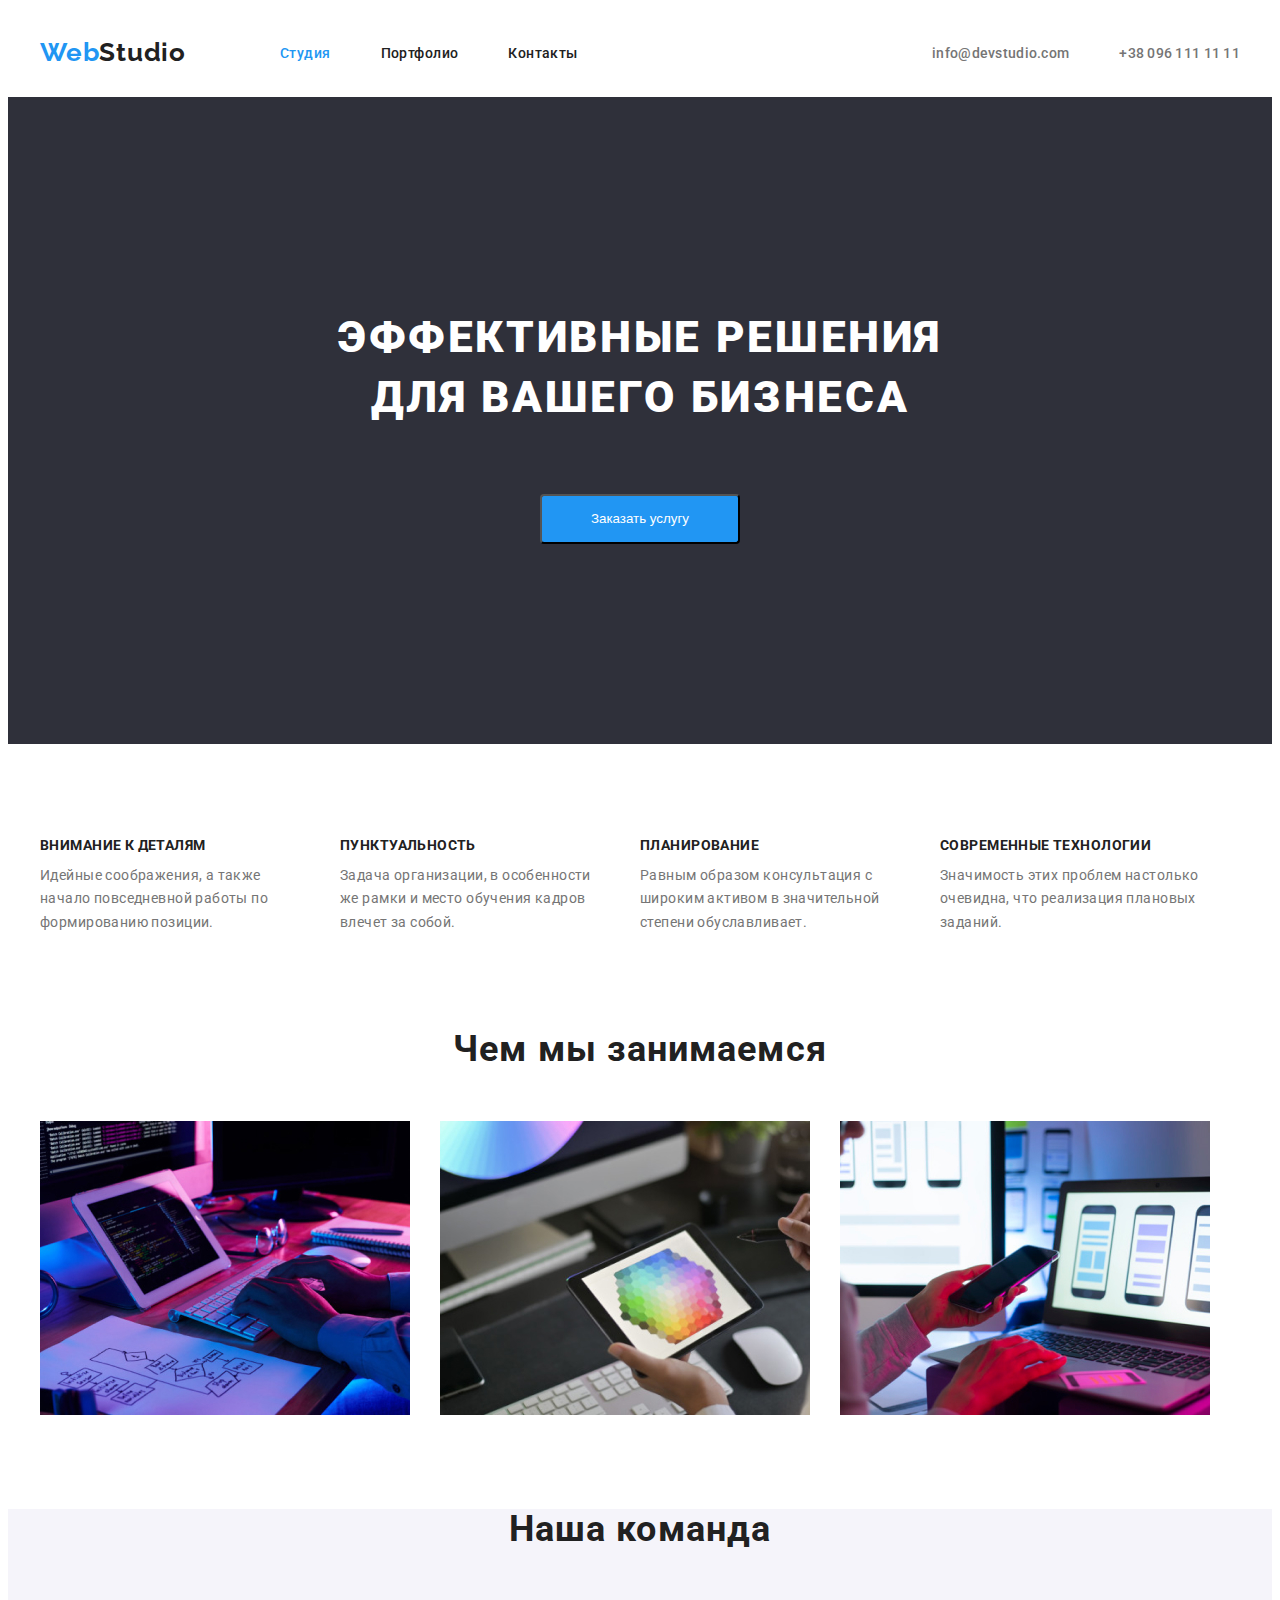
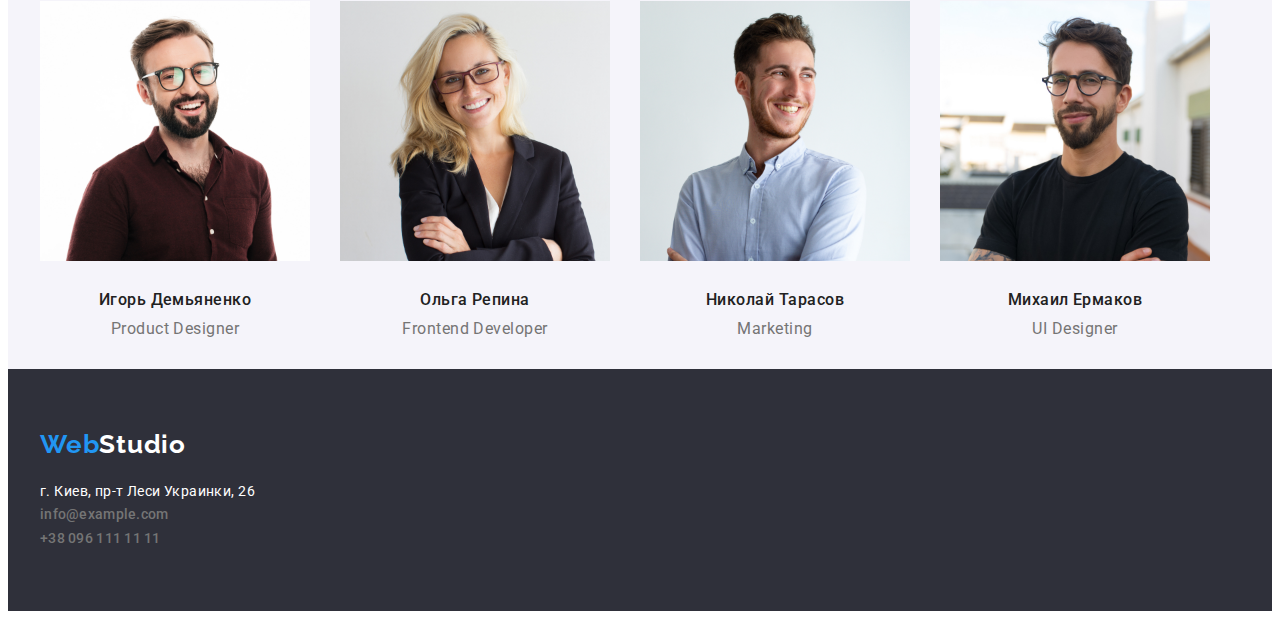
<file: index.html>
<!DOCTYPE html>
<html lang="ru">
  <head>
    <meta charset="UTF-8" />
    <meta http-equiv="X-UA-Compatible" content="IE=edge" />
    <meta name="viewport" content="width=device-width, initial-scale=1.0" />
    <title>Document</title>
    <link
      href="https://fonts.googleapis.com/css2?family=Raleway:wght@700&family=Roboto:wght@400;500;700;900&display=swap"
      rel="stylesheet"
    />
    <link
      rel="stylesheet"
      href="https://cdnjs.cloudflare.com/ajax/libs/modern-normalize/1.1.0/modern-normalize.min.css"
      integrity="sha512-wpPYUAdjBVSE4KJnH1VR1HeZfpl1ub8YT/NKx4PuQ5NmX2tKuGu6U/JRp5y+Y8XG2tV+wKQpNHVUX03MfMFn9Q=="
      crossorigin="anonymous"
      referrerpolicy="no-referrer"
    />
    <link rel="stylesheet" href="./css/styles.css" />
  </head>
  <body>
    <header class="header">
      <div class="container header-container">
        <nav class="header-navigation">
          <a href="./index.html" class="header-logo link">
            Web<span class="studio">Studio</span>
          </a>
          <ul class="header-list  link">
            <li class="header-item">
              <a class="header-link link current-page" href="/index.html"
                >Студия</a
              >
            </li>
            <li class="header-item">
              <a class="header-link link" href="./portfolio.html">Портфолио</a>
            </li>
            <li class="header-item">
              <a class="header-link link" href="">Контакты</a>
            </li>
          </ul>
        </nav>
        <ul class="header-contacts  link">
          <li class="header-contacts-item">
            <a class="header-contact-link link" href="mailto:info@devstudio.com"
              >info@devstudio.com</a
            >
          </li>
          <li class="header-contacts-item">
            <a class="header-contact-link link" href="tel:+380961111111"
              >+38 096 111 11 11</a
            >
          </li>
        </ul>
      </div>
    </header>

    <main>
      <section class="hero">
        <div class="container ">
          <h1 class="hero-title">
            Эффективные решения <br />
            для вашего бизнеса
          </h1>
          <button class="hero-button btn" type="button">Заказать услугу</button>
        </div>
      </section>
      <section class="section">
        <div class="container">
          <h2 class="pluses-title visually-hidden">Наши плюсы</h2>
          <ul class="pluses-list ">
            <li class="pluses-item">
              <h3 class="pluses-item-title">Внимание к деталям</h3>
              <p class="pluses-item-text">
                Идейные соображения, а также начало повседневной работы по
                формированию позиции.
              </p>
            </li>
            <li class="pluses-item">
              <h3 class="pluses-item-title">Пунктуальность</h3>
              <p class="pluses-item-text">
                Задача организации, в особенности же рамки и место обучения
                кадров влечет за собой.
              </p>
            </li>
            <li class="pluses-item">
              <h3 class="pluses-item-title">Планирование</h3>
              <p class="pluses-item-text">
                Равным образом консультация с широким активом в значительной
                степени обуславливает.
              </p>
            </li>
            <li class="pluses-item">
              <h3 class="pluses-item-title">Современные технологии</h3>
              <p class="pluses-item-text">
                Значимость этих проблем настолько очевидна, что реализация
                плановых заданий.
              </p>
            </li>
          </ul>
        </div>
      </section>
      <section class="section our-task">
        <div class="container">
          <h2 class="our-task-title">Чем мы занимаемся</h2>
          <ul class="our-task-list ">
            <li class="our-task-list-item">
              <img
                src="./images/box1.jpg"
                alt="набор текста на клавиатуре"
                width="370"
              />
            </li>
            <li class="our-task-list-item">
              <img
                src="./images/img(1).jpg"
                alt="использование графического планшета"
                width="370"
              />
            </li>
            <li class="our-task-list-item">
              <img
                src="./images/img2.jpg"
                alt="использование телефона"
                width="370"
              />
            </li>
          </ul>
        </div>
      </section>
      <section class="our-team">
        <div class="container">
          <h2 class="our-team-title">Наша команда</h2>
          <ul class="our-team-list ">
            <li class="our-team-item">
              <img
                src="./images/img(2).jpg"
                alt="портрет Игоря Демьяненко "
                width="270"
              />
              <div class="our-team-padding">
                <h3 class="our-team-item-title">Игорь Демьяненко</h3>
                <p class="our-team-item-paragraph">Product Designer</p>
              </div>
            </li>
            <li class="our-team-item">
              <img
                src="./images/img(3).jpg"
                alt="портрет Ольги Репиной "
                width="270"
              />
              <div class="our-team-padding">
                <h3 class="our-team-item-title">Ольга Репина</h3>
                <p class="our-team-item-paragraph">Frontend Developer</p>
              </div>
            </li>
            <li class="our-team-item">
              <img
                src="./images/img(4).jpg"
                alt="портрет Николая Тарасова"
                width="270"
              />
              <div class="our-team-padding">
                <h3 class="our-team-item-title">Николай Тарасов</h3>
                <p class="our-team-item-paragraph">Marketing</p>
              </div>
            </li>
            <li class="our-team-item">
              <img
                src="./images/img.jpg"
                alt="портрет Михаила Ермакова"
                width="270"
              />
              <div class="our-team-padding">
                <h3 class="our-team-item-title">Михаил Ермаков</h3>
                <p class="our-team-item-paragraph">UI Designer</p>
              </div>
            </li>
          </ul>
        </div>
      </section>
    </main>
    <footer class="footer">
      <div class="container">
        <a href="./index.html" class="footer-logo link">
          Web<span class="footer-studio">Studio</span>
        </a>

        <address class="address">
          <ul class="footer-list ">
            <li class="header-contacts-item footer-adress">г. Киев, пр-т Леси Украинки, 26</li>
            <li class="header-contacts-item">
              <a
                class="header-contact-link link"
                href="mailto:info@devstudio.com"
                >info@example.com</a
              >
            </li>
            <li class="header-contacts-item">
              <a class="header-contact-link link" href="tel:+380961111111"
                >+38 096 111 11 11</a
              >
            </li>
          </ul>
        </address>
      </div>
    </footer>
  </body>
</html>
</file>
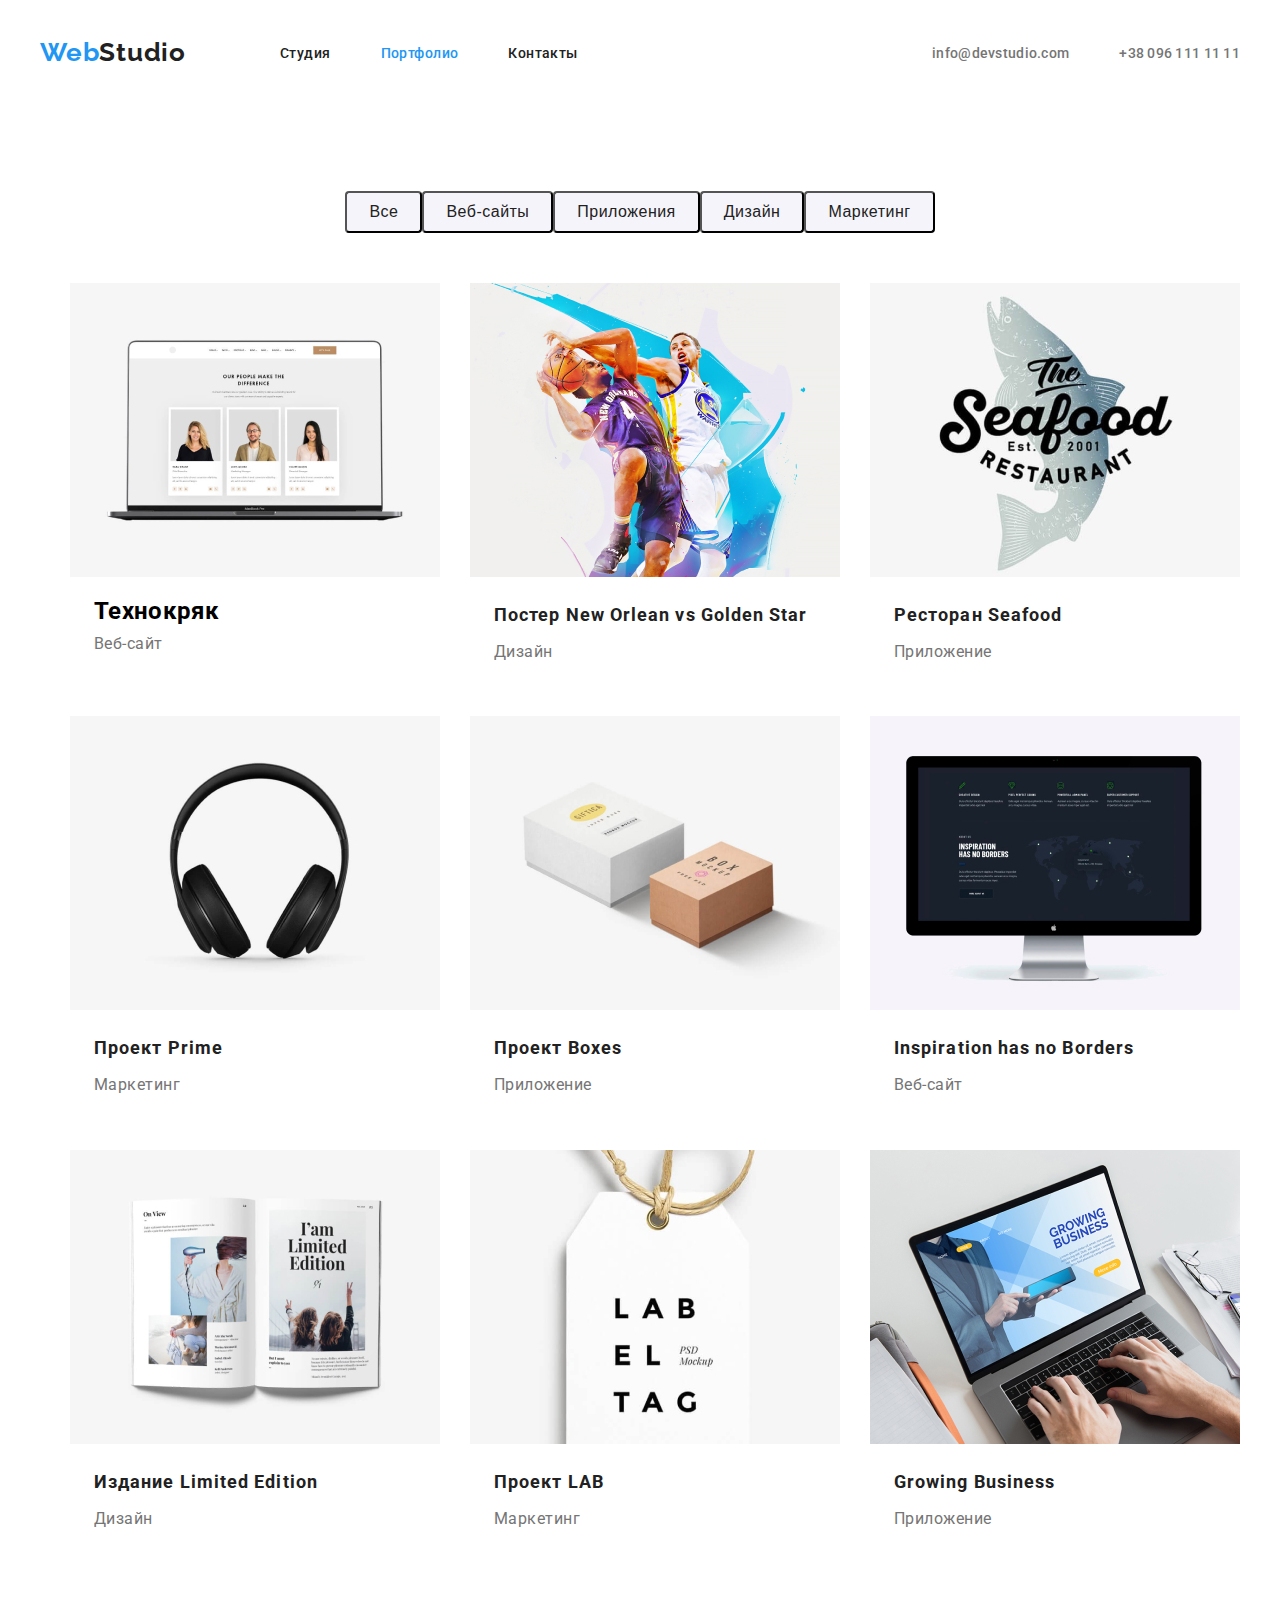
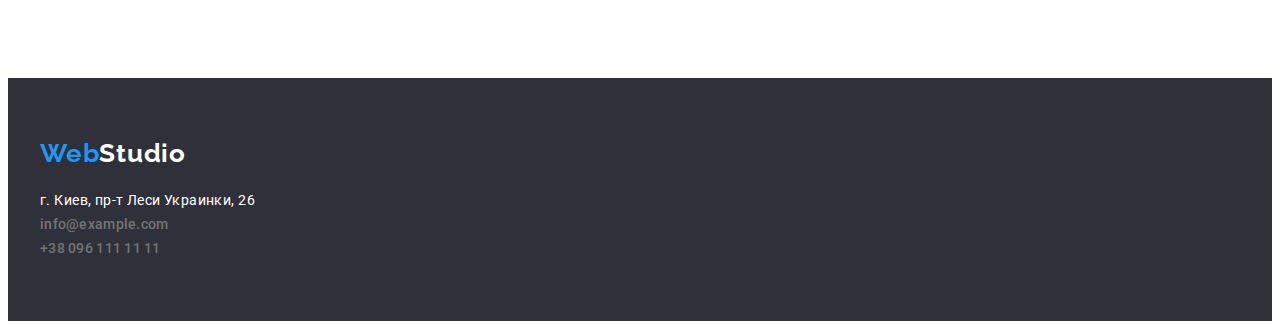
<file: portfolio.html>
<!DOCTYPE html>
<html lang="en">
  <head>
    <meta charset="UTF-8" />
    <meta http-equiv="X-UA-Compatible" content="IE=edge" />
    <meta name="viewport" content="width=device-width, initial-scale=1.0" />
    <title>Document</title>
    <link
      href="https://fonts.googleapis.com/css2?family=Raleway:wght@700&family=Roboto:wght@400;500;700;900&display=swap"
      rel="stylesheet"
    />
    <link rel="stylesheet" href="./css/styles.css" />
  </head>
  <body>
    <header class="header">
      <div class="container header-container">
        <nav class="header-navigation">
          <a href="./index.html" class="header-logo link">
            Web<span class="studio">Studio</span>
          </a>
          <ul class="header-list list link">
            <li class="header-item">
              <a class="header-link link" href="/index.html">Студия</a>
            </li>
            <li class="header-item">
              <a class="header-link link current-page" href="./portfolio.html"
                >Портфолио</a
              >
            </li>
            <li class="header-item">
              <a class="header-link link" href="">Контакты</a>
            </li>
          </ul>
        </nav>
        <ul class="header-contacts list link">
          <li class="header-contacts-item">
            <a class="header-contact-link link" href="mailto:info@devstudio.com"
              >info@devstudio.com</a
            >
          </li>
          <li class="header-contacts-item">
            <a class="header-contact-link link" href="tel:+380961111111"
              >+38 096 111 11 11</a
            >
          </li>
        </ul>
      </div>
    </header>
    <main>
      <section class="section">
        <div class="container ">
          <h1 class="visually-hidden">Наши работы</h1>
          <ul class="filter-buttons list">
            <li><button type="button" class="button btn">Все</button></li>
            <li><button type="button" class="button btn">Веб-сайты</button></li>
            <li>
              <button type="button" class="button btn">Приложения</button>
            </li>
            <li><button type="button" class="button btn">Дизайн</button></li>
            <li><button type="button" class="button btn">Маркетинг</button></li>
          </ul>
          <ul class="examples-list list">
            <li class="examples-list-item">
              <img src="./images/img11.jpg" width="370" height="294" alt="" />
              <div class="examples-box">
                <h2 class="ewamples-item-title">Технокряк</h2>
                <p class="examples-item-paragraph">Веб-сайт</p>
              </div>
            </li>
            <li class="examples-list-item">
              <img src="./images/img-2.jpg" width="370" height="294" alt="" />
              <div class="examples-box">
                <h2 class="examples-item-title">
                  Постер New Orlean vs Golden Star
                </h2>
                <p class="examples-item-paragraph">Дизайн</p>
              </div>
            </li>
            <li class="examples-list-item">
              <img src="./images/img-3.jpg" width="370" height="294" alt="" />
              <div class="examples-box">
                <h2 class="examples-item-title">Ресторан Seafood</h2>
                <p class="examples-item-paragraph">Приложение</p>
              </div>
            </li>
            <li class="examples-list-item">
              <img src="./images/img-4.jpg" width="370" height="294" alt="" />
              <div class="examples-box">
                <h2 class="examples-item-title">Проект Prime</h2>
                <p class="examples-item-paragraph">Маркетинг</p>
              </div>
            </li>
            <li class="examples-list-item">
              <img src="./images/img-5.jpg" width="370" height="294" alt="" />
              <div class="examples-box">
                <h2 class="examples-item-title">Проект Boxes</h2>
                <p class="examples-item-paragraph">Приложение</p>
              </div>
            </li>
            <li class="examples-list-item">
              <img src="./images/img-6.jpg" width="370" height="294" alt="" />
              <div class="examples-box">
                <h2 class="examples-item-title">Inspiration has no Borders</h2>
                <p class="examples-item-paragraph">Веб-сайт</p>
              </div>
            </li>
            <li class="examples-list-item">
              <img src="./images/img-7.jpg" width="370" height="294" alt="" />
              <div class="examples-box">
                <h2 class="examples-item-title">Издание Limited Edition</h2>
                <p class="examples-item-paragraph">Дизайн</p>
              </div>
            </li>
            <li class="examples-list-item">
              <img src="./images/img-8.jpg" width="370" height="294" alt="" />
              <div class="examples-box">
                <h2 class="examples-item-title">Проект LAB</h2>
                <p class="examples-item-paragraph">Маркетинг</p>
              </div>
            </li>
            <li class="examples-list-item">
              <img src="./images/img-9.jpg" width="370" height="294" alt="" />
              <div class="examples-box">
                <h2 class="examples-item-title">Growing Business</h2>
                <p class="examples-item-paragraph">Приложение</p>
              </div>
            </li>
          </ul>
        </div>
      </section>
    </main>
    <footer class="footer">
      <div class="container">
        <a href="./index.html" class="footer-logo link">
          Web<span class="footer-studio">Studio</span>
        </a>
    
        <address class="address">
          <ul class="footer-list ">
            <li class="header-contacts-item footer-adress">г. Киев, пр-т Леси Украинки, 26</li>
            <li class="header-contacts-item">
              <a class="header-contact-link link" href="mailto:info@devstudio.com">info@example.com</a>
            </li>
            <li class="header-contacts-item">
              <a class="header-contact-link link" href="tel:+380961111111">+38 096 111 11 11</a>
            </li>
          </ul>
        </address>
      </div>
    </footer>
  </body>
</html>
</file>
<file: css/styles.css>
:root {
  --title-color: #212121;
  --accent-color: #2196f3;
  --text-color: #757575;
  --primary-title-color: #ffffff;
  --background-color: #2f303a;
  --button-color: #2196f3;
  --button-text-color: #ffffff;
  --footer-color: #ffffff99;
  --bg-footer-color: #2f303a;
  --buttons-color-portfolio: #f5f4fa;
  --footer-link-color: rgba(255, 255, 255, 0.6);
  --our-team-bgc: #f5f4fa;
}
p,
h1,
h2,
h3,
h4,
h5,
h6 {
  margin: 0;
}

ul {
  list-style: none;
  margin: 0;
  padding-left: 0;
}

img {
  display: block;
  max-width: 100%;
  height: auto;
}
body {
  font-family: "Roboto", sans-serif;
  letter-spacing: 0.02em;
}

.link {
  text-decoration: none;
}
.btn {
  cursor: pointer;
}
.container {
  padding: 0 15px;
  width: 1200px;
  margin: 0 auto;
}
.visually-hidden {
  position: absolute;
  width: 1px;
  height: 1px;
  margin: -1px;
  padding: 0;
  overflow: hidden;
  border: 0;
  clip: rect(0 0 0 0);
}
/* !!!!!!!!!HEADER!!!!!!!!!!! */
.header {
  padding-top: 29px;
  padding-bottom: 29px;
  border-bottom: 1px;
}
.header-container {
  display: flex;
  align-items: center;
}
.header-navigation {
  display: flex;
  align-items: center;
}
.header-list {
  display: flex;
}
.header-contacts {
  margin-left: auto;
  display: flex;
  align-items: center;
}
.header-item:not(:last-child) {
  margin-right: 50px;
}
.header-logo {
  color: var(--accent-color);
  font-family: Raleway;
  font-weight: 700;
  font-size: 26px;
  line-height: 1.19;
  letter-spacing: 0.03em;
  margin-right: 94px;
}
.studio {
  color: var(--title-color);
}
.header-link.link.current-page {
  color: var(--accent-color);
}
.header-link {
  font-weight: 500;
  font-size: 14px;
  line-height: 1.14;
  letter-spacing: 0.03em;
  color: var(--title-color);
}

.header-link:hover,
.header-link:focus {
  color: var(--accent-color);
}
.header-contact-link {
  font-weight: 500;
  font-size: 14px;
  line-height: 1.14;
  letter-spacing: 0.02em;
  color: var(--text-color);
}
.header-contacts-item:not(:last-child) {
  margin-right: 50px;
}
.header-contact-link:hover,
.header-contact-link:focus {
  color: var(--accent-color);
}

/* !!!!!!!!!!HERO!!!!!!!!!!!! */
.hero {
  padding-top: 211px;
  padding-bottom: 200px;
  background-color: var(--background-color);
  text-align: center;
}

.hero-title {
  font-weight: 900;
  font-size: 44px;
  line-height: 1.36;
  letter-spacing: 0.06em;
  color: var(--primary-title-color);
  margin-bottom: 66px;
  text-transform: uppercase;
}
.hero-button {
  background-color: var(--button-color);
  color: var(--button-text-color);
  width: 200px;
  height: 50px;
  border-radius: 4px;
  padding: 10px 32px;
}
/* !!!!!!!PLUSES!!!!!! */

.section {
  padding-top: 94px;
  padding-bottom: 94px;
}
.pluses-list {
  display: flex;
  flex-wrap: wrap;
}
.pluses-item:not(:last-child) {
  margin-right: 30px;
}
.pluses-item-title {
  font-weight: 700;
  font-size: 14px;
  line-height: 1.14;
  letter-spacing: 0.03em;
  text-transform: uppercase;
  color: var(--title-color);
  margin-bottom: 10px;
}
.pluses-item-text {
  width: 270px;
  font-size: 14px;
  line-height: 1.71;
  letter-spacing: 0.03em;
  color: var(--text-color);
}
/* !!!!!!OURTASK!!!!!!!! */
.our-task {
  padding-top: 0;
}
.our-task-title {
  font-weight: 700;
  font-size: 36px;
  line-height: 1.16;
  letter-spacing: 0.03em;

  color: var(--title-color);
  margin-bottom: 50px;
  text-align: center;
}
.our-task-list {
  display: flex;
}
.our-task-list-item:not(:last-child) {
  margin-right: 30px;
}

/* !!!!!!!!OURTEAM!!!!!!! */
.our-team {
  background-color: var(--our-team-bgc);
}
.our-team-title {
  font-weight: 700;
  font-size: 36px;
  line-height: 1.16;
  letter-spacing: 0.03em;

  color: var(--title-color);
  margin-bottom: 50px;
  text-align: center;
}
.our-team-list {
  display: flex;
}
.our-team-item:not(:last-child) {
  margin-right: 30px;
}
.our-team-padding {
  padding-top: 30px;
  padding-bottom: 30px;
}
.our-team-item-title {
  font-weight: 500;
  font-size: 16px;
  line-height: 1.18;
  letter-spacing: 0.03em;
  color: var(--title-color);
  margin-bottom: 10px;
  text-align: center;
}
.our-team-item-paragraph {
  font-size: 16px;
  line-height: 1.18;
  letter-spacing: 0.03em;

  color: var(--text-color);
  text-align: center;
}
/* FOOTER */
.footer {
  background-color: var(--bg-footer-color);
  padding-top: 60px;
  padding-bottom: 60px;
}
.footer-logo {
  color: var(--accent-color);
  font-family: Raleway;
  font-weight: 700;
  font-size: 26px;
  line-height: 1.19;
  letter-spacing: 0.03em;
  margin-bottom: 20px;
}
.footer-list {
  font-size: 14px;
  line-height: 1.71;
  letter-spacing: 0.03em;
  color: var(--footer-color);
  font-style: normal;
}
.footer-studio {
  color: var(--button-text-color);
}
.footer-contact-link {
  font-weight: 500;
  font-size: 14px;
  line-height: 1.14;
  letter-spacing: 0.02em;
  color: var(--footer-link-color);
}
.footer-contact-link:hover,
.footer-contact-link:focus {
  color: var(--accent-color);
}

.footer-adress {
  font-size: 14px;
  line-height: 1.71;
  letter-spacing: 0.03em;
  color: var(--primary-title-color);
}
.address {
  margin-top: 20px;
}
/* //////////PORTFOLIO//////////  */
.button {
  background-color: var(--buttons-color-portfolio);
  color: var(--title-color);
  font-weight: 500;
  font-size: 16px;
  line-height: 1.6;
  letter-spacing: 0.03em;
  padding: 6px 22px;
  border-radius: 4px;
}
.filter-buttons {
  display: flex;
  margin-bottom: 50px;
  justify-content: center;
}
.button:not(:last-child) {
  margin-right: 8px;
  border: transparent;
}
.examples {
  padding-top: 94px;
}
.button:hover,
.button:focus {
  color: var(--button-text-color);
  background-color: var(--accent-color);
}
.examples-item-title {
  font-weight: 700;
  font-size: 18px;
  line-height: 2;
  letter-spacing: 0.06em;
  color: var(--title-color);
}
.examples-item-paragraph {
  font-size: 16px;
  line-height: 1.87;
  letter-spacing: 0.03em;
  margin-top: 4px;
  color: var(--text-color);
}

.examples-list {
  display: flex;
  flex-wrap: wrap;
}
.examples-list-item {
  flex-basis: calc(100% / 3 - 30px);
  margin-left: 30px;
  margin-bottom: 30px;
}
.examples-box {
  padding-left: 24px;
  padding-right: 24px;
  padding-bottom: 20px;
  padding-top: 20px;
}
</file>
